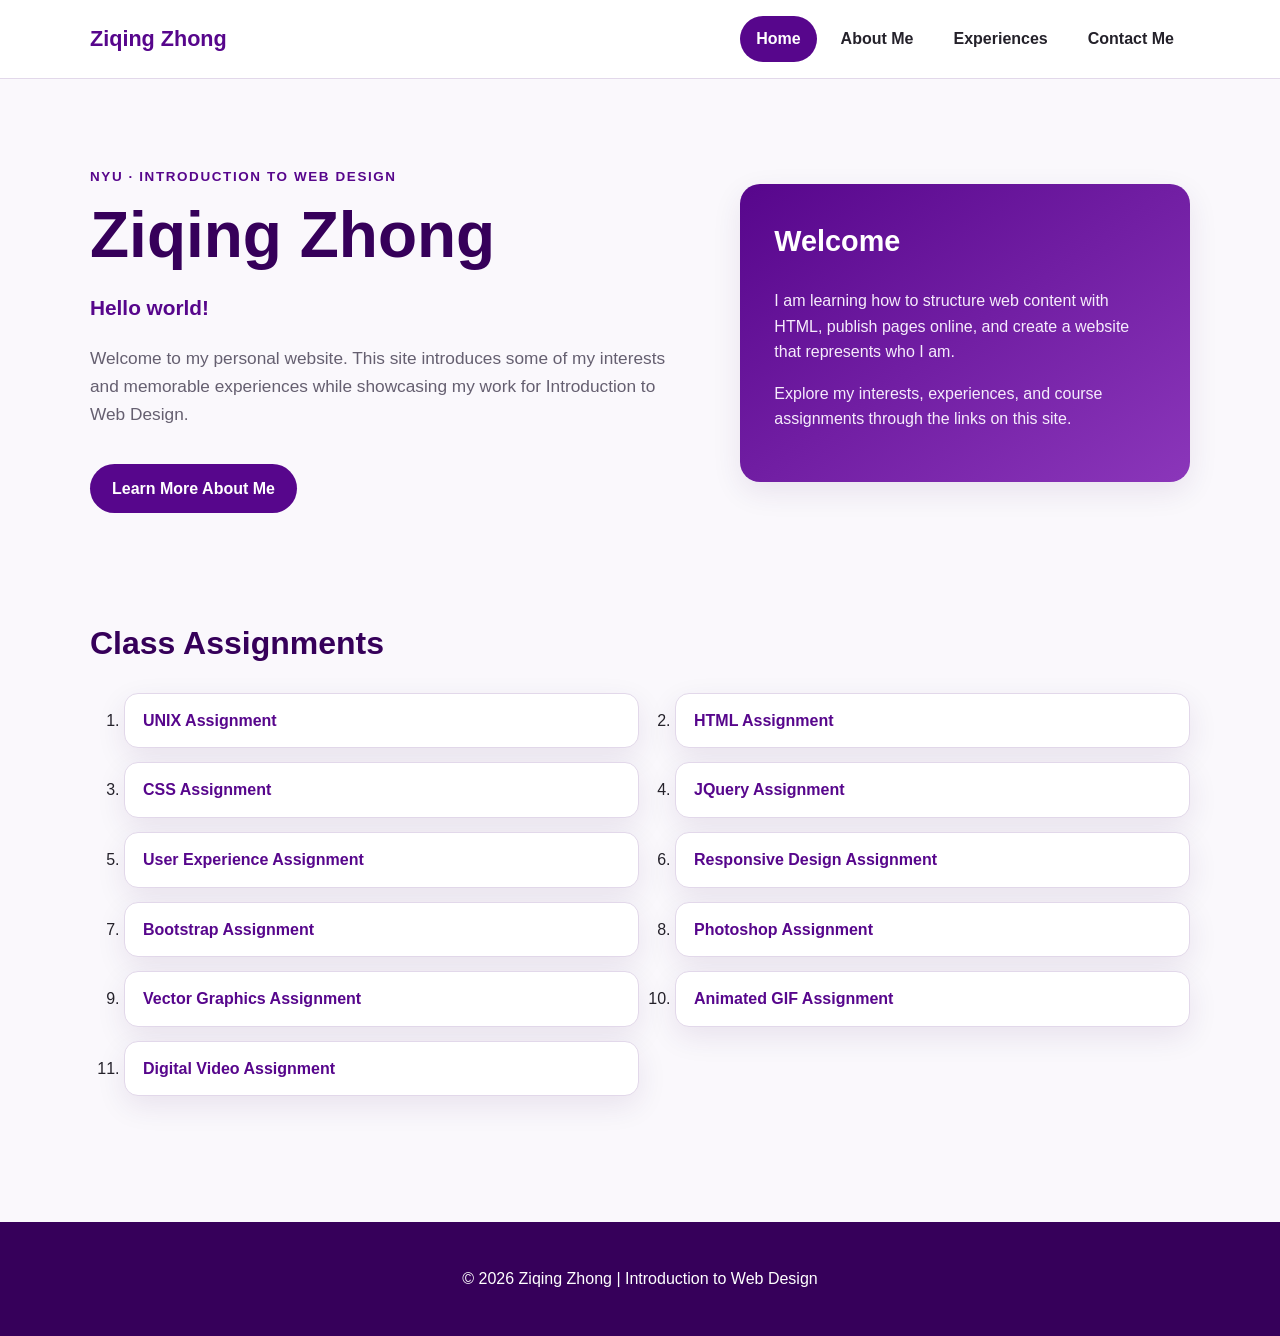
<file: index.html>
<!DOCTYPE html>
<html lang="en">
  <head>
    <meta charset="utf-8" />
    <title>Ziqing Zhong</title>
    <link rel="stylesheet" href="styles.css" />
  </head>

  <body>
    <header class="site-header">
      <div class="container nav-wrap">
        <a class="site-name" href="index.html">Ziqing Zhong</a>

        <nav aria-label="Main navigation">
          <ul class="nav-links">
            <li><a class="active" href="index.html">Home</a></li>
            <li><a href="about_me.html">About Me</a></li>
            <li><a href="more_about_me.html">Experiences</a></li>
            <li><a href="contact.html">Contact Me</a></li>
          </ul>
        </nav>
      </div>
    </header>

    <main>
      <section class="container hero">
        <div>
          <p class="eyebrow">NYU · Introduction to Web Design</p>
          <h1>Ziqing Zhong</h1>
          <p class="hello-world">Hello world!</p>

          <p class="intro">
            Welcome to my personal website. This site introduces some of my
            interests and memorable experiences while showcasing my work for
            Introduction to Web Design.
          </p>

          <a class="button" href="about_me.html">Learn More About Me</a>
        </div>

        <aside class="hero-card">
          <h2>Welcome</h2>
          <p>
            I am learning how to structure web content with HTML, publish pages
            online, and create a website that represents who I am.
          </p>
          <p>
            Explore my interests, experiences, and course assignments through
            the links on this site.
          </p>
        </aside>
      </section>

      <section class="container assignments">
        <h2 class="section-title">Class Assignments</h2>

        <ol class="assignment-list">
          <li><a href="index.html">UNIX Assignment</a></li>
          <li><a href="about_me.html">HTML Assignment</a></li>
          <li><a href="index.html">CSS Assignment</a></li>
          <li><a href="topic_of_interest.html">JQuery Assignment</a></li>
          <li><a href="user_experience_design.html">User Experience Assignment</a></li>
          <li><a href="index.html">Responsive Design Assignment</a></li>
          <li><a href="professional_site.html">Bootstrap Assignment</a></li>
          <li><a href="photoshop.html">Photoshop Assignment</a></li>
          <li><a href="vector_graphics.html">Vector Graphics Assignment</a></li>
          <li><a href="animated_gif.html">Animated GIF Assignment</a></li>
          <li><a href="video.html">Digital Video Assignment</a></li>
        </ol>
      </section>
    </main>

    <footer class="site-footer">
      <div class="container">
        <p>&copy; 2026 Ziqing Zhong | Introduction to Web Design</p>
      </div>
    </footer>
  </body>
</html>
</file>
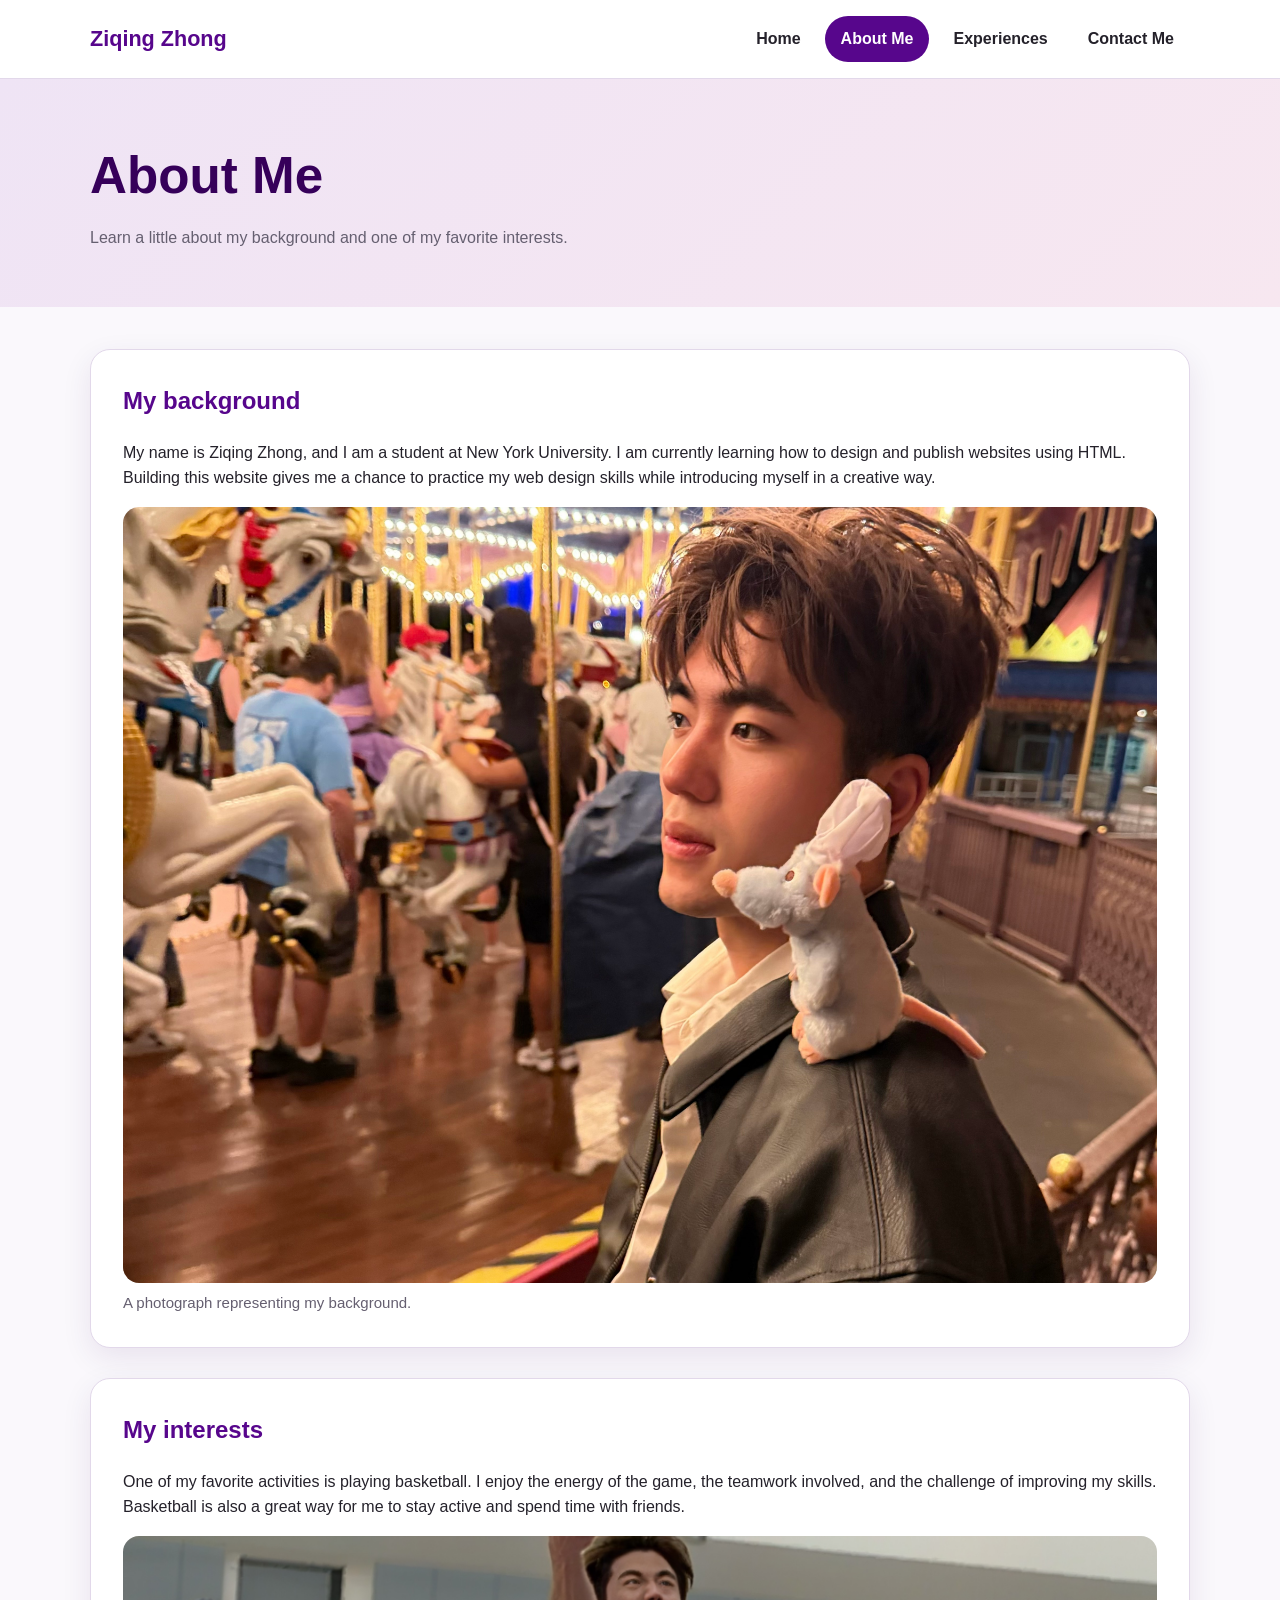
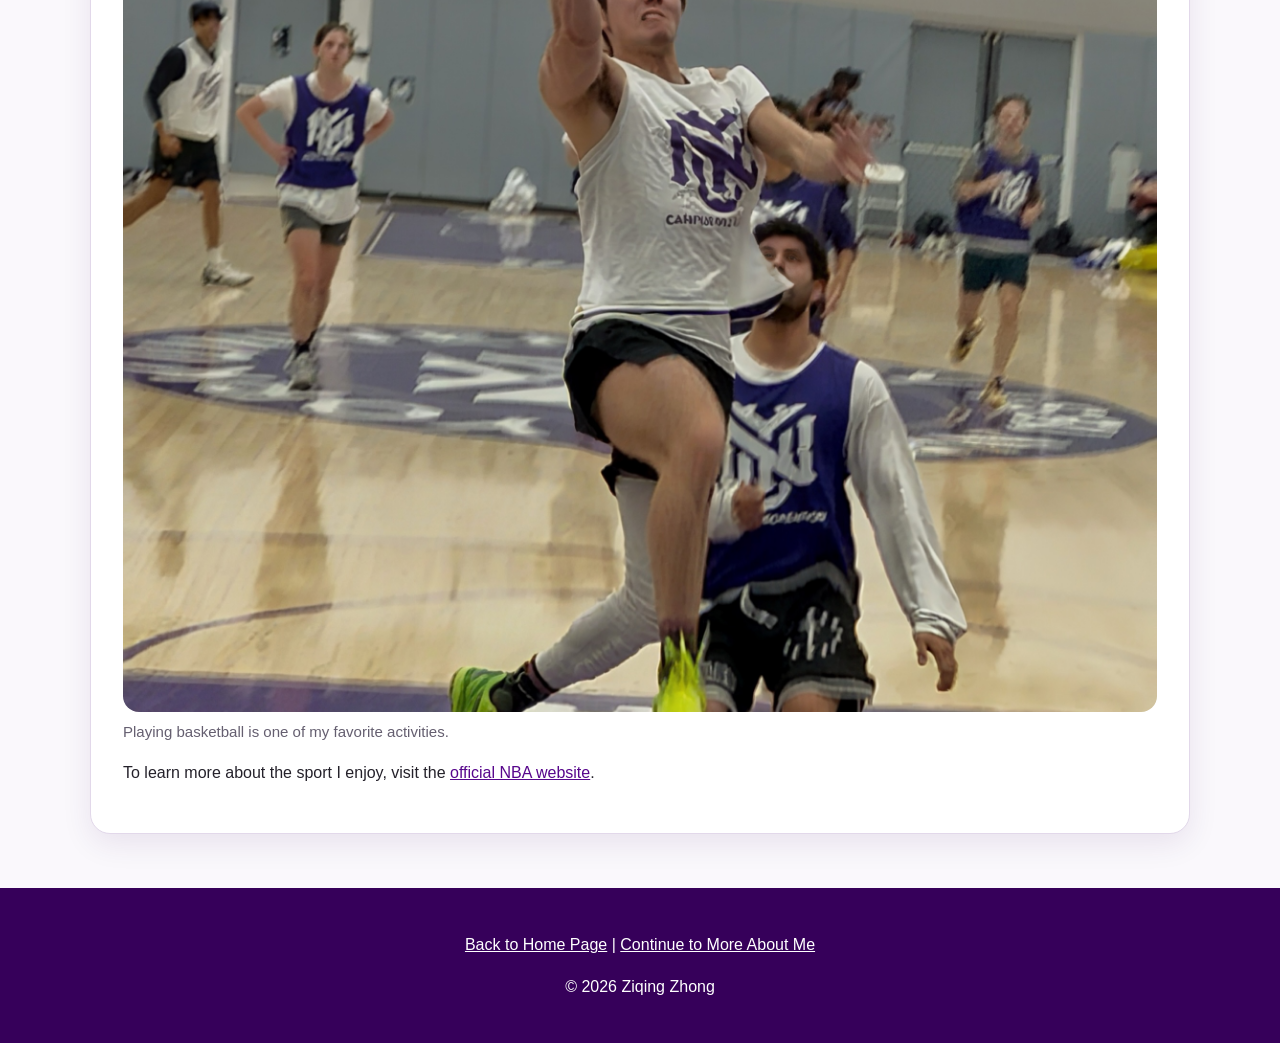
<file: about_me.html>
<!DOCTYPE html>
<html lang="en">
  <head>
    <meta charset="utf-8" />
    <title>About Me | Ziqing Zhong</title>
    <link rel="stylesheet" href="styles.css" />
  </head>

  <body>
    <header class="site-header">
      <div class="container nav-wrap">
        <a class="site-name" href="index.html">Ziqing Zhong</a>

        <nav aria-label="Main navigation">
          <ul class="nav-links">
            <li><a href="index.html">Home</a></li>
            <li><a class="active" href="about_me.html">About Me</a></li>
            <li><a href="more_about_me.html">Experiences</a></li>
            <li><a href="contact.html">Contact Me</a></li>
          </ul>
        </nav>
      </div>
    </header>

    <main>
      <section class="page-banner">
        <div class="container">
          <h1>About Me</h1>
          <p>Learn a little about my background and one of my favorite interests.</p>
        </div>
      </section>

      <div class="container content-grid">
        <section class="content-card">
          <h2>My background</h2>
          <p>
            My name is Ziqing Zhong, and I am a student at New York University.
            I am currently learning how to design and publish websites using
            HTML. Building this website gives me a chance to practice my web
            design skills while introducing myself in a creative way.
          </p>

          <figure>
            <img
              src="images/photo.jpg"
              alt="A photograph of Ziqing Zhong"
            />
            <figcaption>A photograph representing my background.</figcaption>
          </figure>
        </section>

        <section class="content-card">
          <h2>My interests</h2>
          <p>
            One of my favorite activities is playing basketball. I enjoy the
            energy of the game, the teamwork involved, and the challenge of
            improving my skills. Basketball is also a great way for me to stay
            active and spend time with friends.
          </p>

          <figure>
            <img
              src="images/interest.jpg"
              alt="A photograph of me playing basketball"
            />
            <figcaption>Playing basketball is one of my favorite activities.</figcaption>
          </figure>

          <p>
            To learn more about the sport I enjoy, visit the
            <a href="https://www.nba.com/">official NBA website</a>.
          </p>
        </section>
      </div>
    </main>

    <footer class="site-footer">
      <div class="container">
        <p>
          <a href="index.html">Back to Home Page</a>
          |
          <a href="more_about_me.html">Continue to More About Me</a>
        </p>
        <p>&copy; 2026 Ziqing Zhong</p>
      </div>
    </footer>
  </body>
</html>
</file>
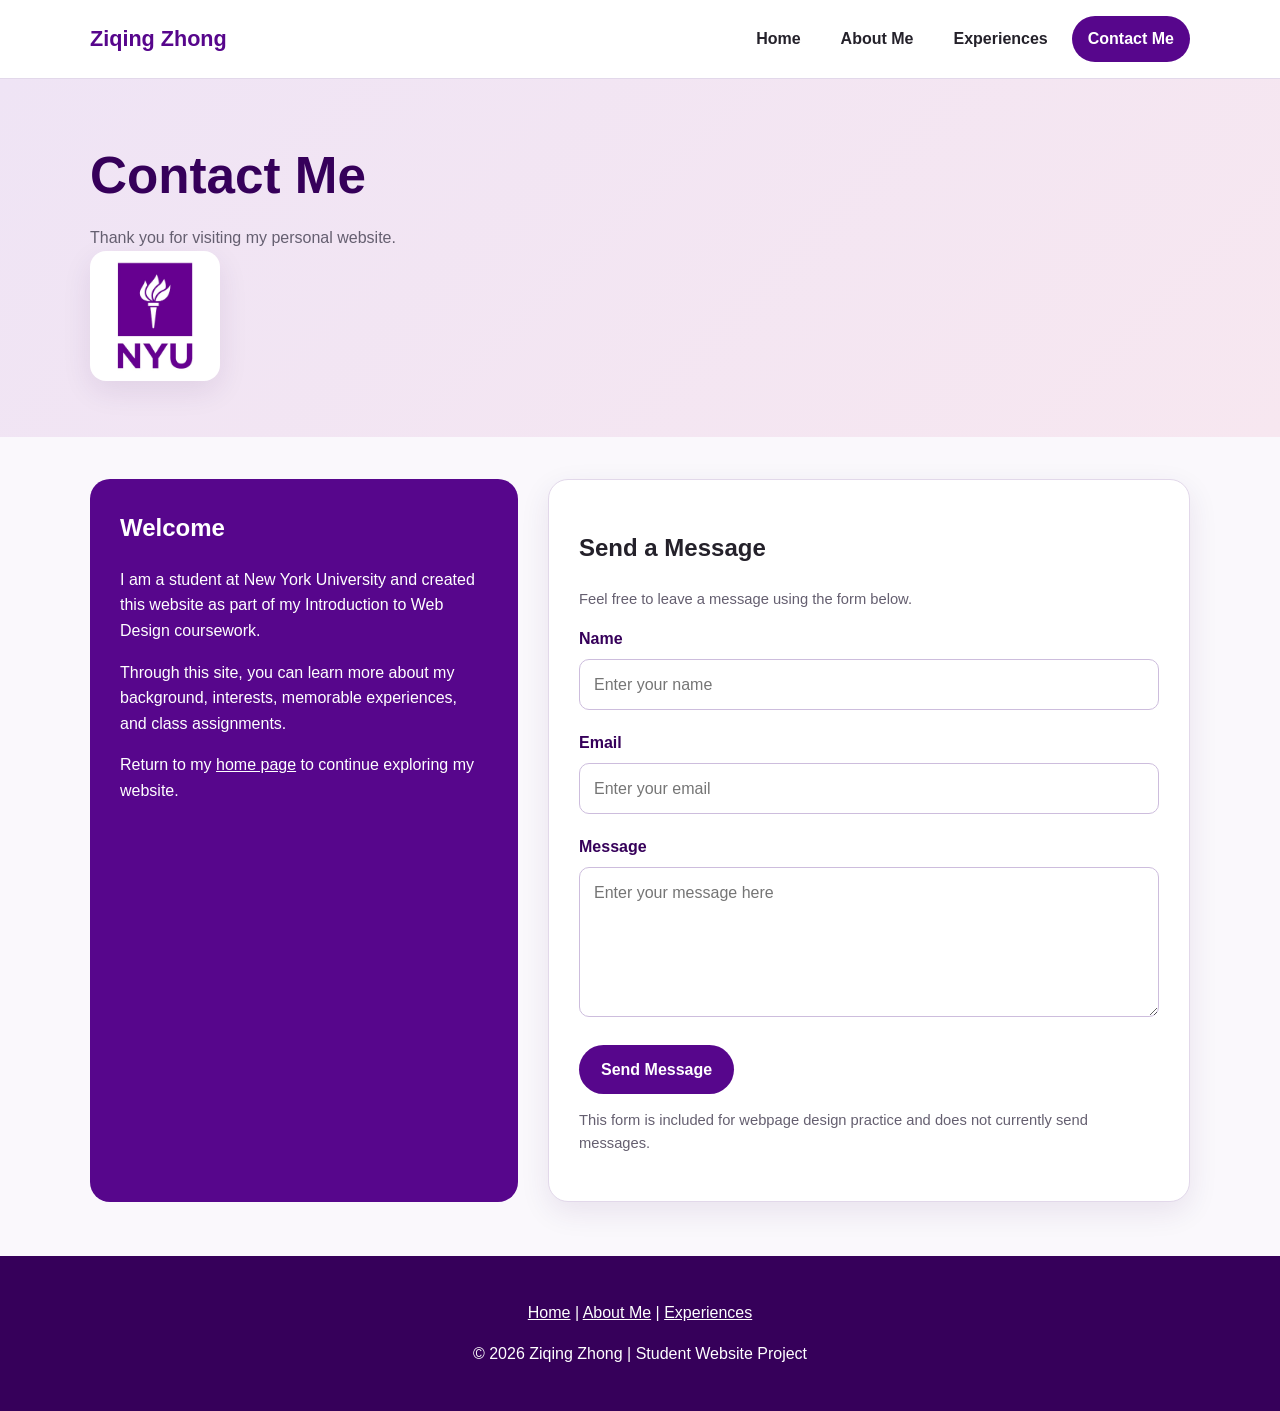
<file: contact.html>
<!DOCTYPE html>
<html lang="en">
  <head>
    <meta charset="utf-8" />
    <title>Contact Me | Ziqing Zhong</title>
    <link rel="stylesheet" href="styles.css" />
  </head>

  <body>
    <header class="site-header">
      <div class="container nav-wrap">
        <a class="site-name" href="index.html">Ziqing Zhong</a>

        <nav aria-label="Main navigation">
          <ul class="nav-links">
            <li><a href="index.html">Home</a></li>
            <li><a href="about_me.html">About Me</a></li>
            <li><a href="more_about_me.html">Experiences</a></li>
            <li><a class="active" href="contact.html">Contact Me</a></li>
          </ul>
        </nav>
      </div>
    </header>

    <main>
      <section class="page-banner">
        <div class="container contact-banner">
          <div>
            <h1>Contact Me</h1>
            <p>Thank you for visiting my personal website.</p>
          </div>

          <img
            class="nyu-logo"
            src="images/nyu logo.jpg"
            alt="New York University logo"
          />
        </div>
      </section>

      <div class="container contact-layout">
        <aside class="contact-note">
          <h2>Welcome</h2>
          <p>
            I am a student at New York University and created this website as
            part of my Introduction to Web Design coursework.
          </p>
          <p>
            Through this site, you can learn more about my background,
            interests, memorable experiences, and class assignments.
          </p>
          <p>
            Return to my
            <a href="index.html">home page</a>
            to continue exploring my website.
          </p>
        </aside>

        <section class="contact-form">
          <h2>Send a Message</h2>
          <p class="small-note">
            Feel free to leave a message using the form below.
          </p>

          <form>
            <div class="form-group">
              <label for="visitor-name">Name</label>
              <input
                type="text"
                id="visitor-name"
                name="visitor-name"
                placeholder="Enter your name"
              />
            </div>

            <div class="form-group">
              <label for="visitor-email">Email</label>
              <input
                type="email"
                id="visitor-email"
                name="visitor-email"
                placeholder="Enter your email"
              />
            </div>

            <div class="form-group">
              <label for="visitor-message">Message</label>
              <textarea
                id="visitor-message"
                name="visitor-message"
                placeholder="Enter your message here"
              ></textarea>
            </div>

            <button type="button">Send Message</button>
          </form>

          <p class="small-note">
            This form is included for webpage design practice and does not
            currently send messages.
          </p>
        </section>
      </div>
    </main>

    <footer class="site-footer">
      <div class="container">
        <p>
          <a href="index.html">Home</a>
          |
          <a href="about_me.html">About Me</a>
          |
          <a href="more_about_me.html">Experiences</a>
        </p>
        <p>&copy; 2026 Ziqing Zhong | Student Website Project</p>
      </div>
    </footer>
  </body>
</html>
</file>
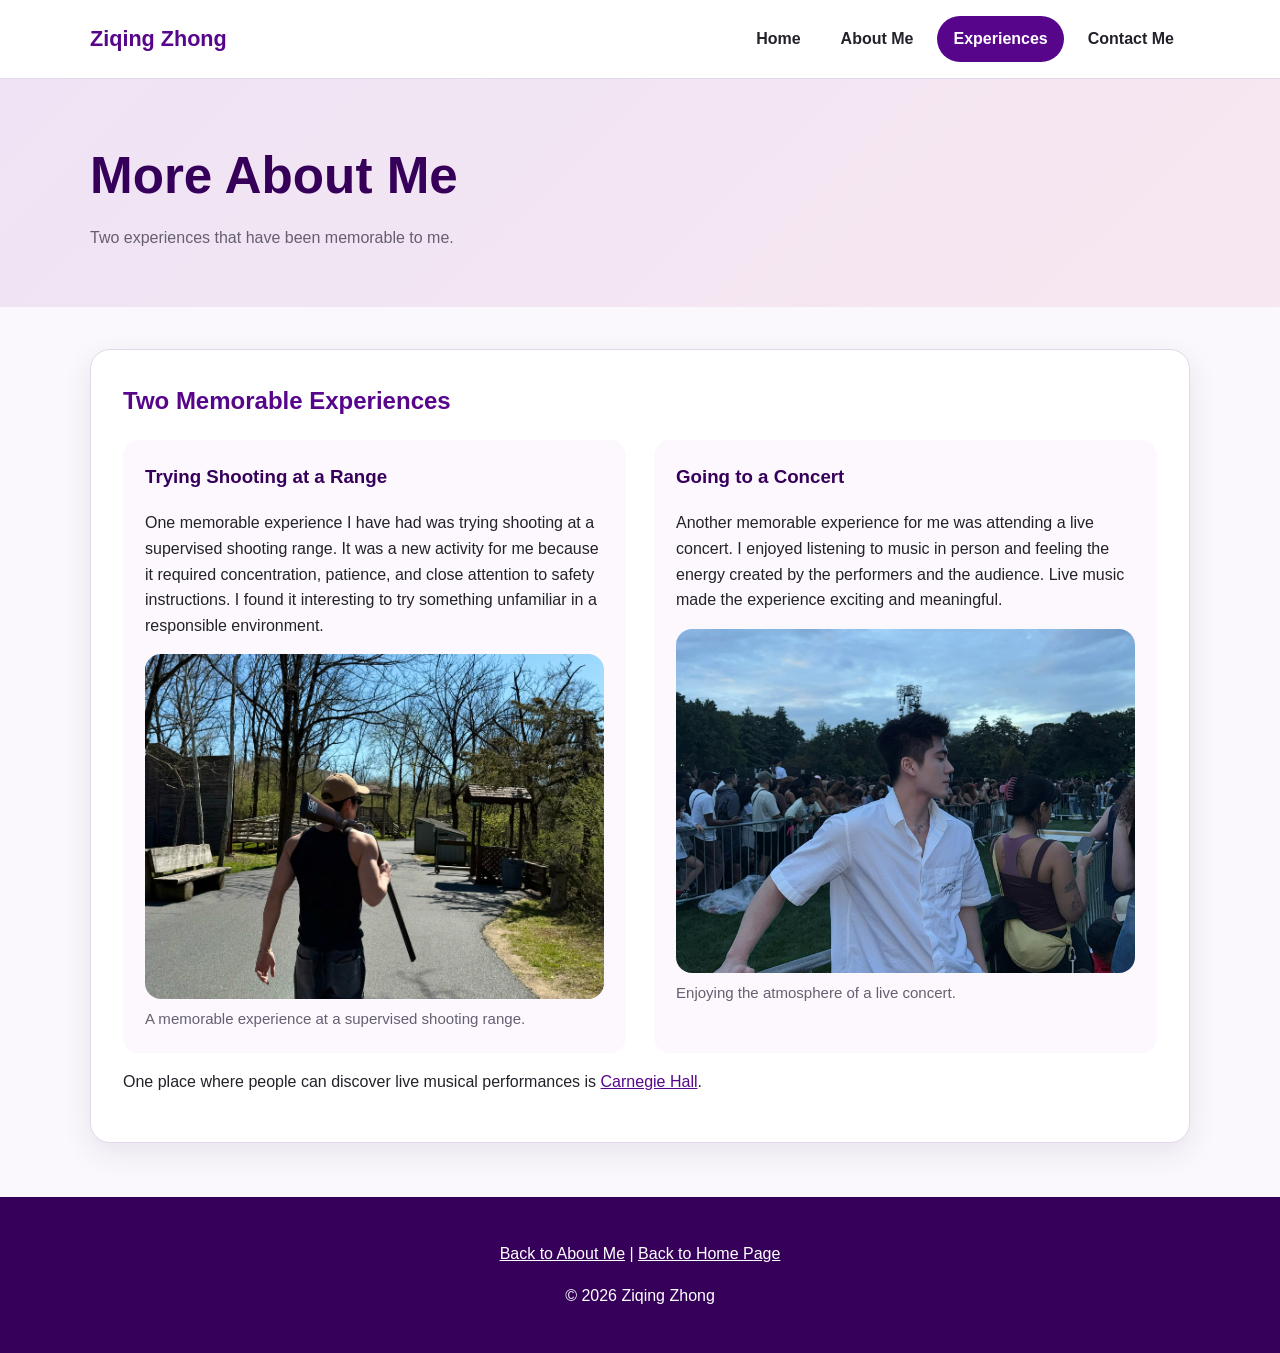
<file: more_about_me.html>
<!DOCTYPE html>
<html lang="en">
  <head>
    <meta charset="utf-8" />
    <title>Experiences | Ziqing Zhong</title>
    <link rel="stylesheet" href="styles.css" />
  </head>

  <body>
    <header class="site-header">
      <div class="container nav-wrap">
        <a class="site-name" href="index.html">Ziqing Zhong</a>

        <nav aria-label="Main navigation">
          <ul class="nav-links">
            <li><a href="index.html">Home</a></li>
            <li><a href="about_me.html">About Me</a></li>
            <li><a class="active" href="more_about_me.html">Experiences</a></li>
            <li><a href="contact.html">Contact Me</a></li>
          </ul>
        </nav>
      </div>
    </header>

    <main>
      <section class="page-banner">
        <div class="container">
          <h1>More About Me</h1>
          <p>Two experiences that have been memorable to me.</p>
        </div>
      </section>

      <div class="container content-grid">
        <section class="content-card">
          <h2>Two Memorable Experiences</h2>

          <div class="experience-grid">
            <article class="experience">
              <h3>Trying Shooting at a Range</h3>
              <p>
                One memorable experience I have had was trying shooting at a
                supervised shooting range. It was a new activity for me because
                it required concentration, patience, and close attention to
                safety instructions. I found it interesting to try something
                unfamiliar in a responsible environment.
              </p>

              <figure>
                <img
                  src="images/experience1.jpg"
                  alt="A photograph from my supervised shooting range experience"
                />
                <figcaption>
                  A memorable experience at a supervised shooting range.
                </figcaption>
              </figure>
            </article>

            <article class="experience">
              <h3>Going to a Concert</h3>
              <p>
                Another memorable experience for me was attending a live
                concert. I enjoyed listening to music in person and feeling the
                energy created by the performers and the audience. Live music
                made the experience exciting and meaningful.
              </p>

              <figure>
                <img
                  src="images/experience2.jpg"
                  alt="A photograph from a live concert I attended"
                />
                <figcaption>Enjoying the atmosphere of a live concert.</figcaption>
              </figure>
            </article>
          </div>

          <p>
            One place where people can discover live musical performances is
            <a href="https://www.carnegiehall.org/">Carnegie Hall</a>.
          </p>
        </section>
      </div>
    </main>

    <footer class="site-footer">
      <div class="container">
        <p>
          <a href="about_me.html">Back to About Me</a>
          |
          <a href="index.html">Back to Home Page</a>
        </p>
        <p>&copy; 2026 Ziqing Zhong</p>
      </div>
    </footer>
  </body>
</html>
</file>
<file: styles.css>
:root {
  --nyu-purple: #57068c;
  --nyu-light: #efe4f5;
  --purple-dark: #36005a;
  --pink-light: #f7e7f0;
  --background: #faf8fc;
  --text: #24212a;
  --muted: #655f70;
  --white: #ffffff;
  --border: #e2d8ea;
  --shadow: 0 10px 30px rgba(55, 6, 92, 0.09);
  --radius: 20px;
}

* {
  box-sizing: border-box;
}

html {
  scroll-behavior: smooth;
}

body {
  margin: 0;
  font-family: Arial, Helvetica, sans-serif;
  color: var(--text);
  background: var(--background);
  line-height: 1.6;
}

a {
  color: var(--nyu-purple);
}

a:hover {
  color: var(--purple-dark);
}

img {
  display: block;
  max-width: 100%;
  height: auto;
}

.container {
  width: min(1100px, 92%);
  margin: 0 auto;
}

/* Header and navigation */

.site-header {
  background: var(--white);
  border-bottom: 1px solid var(--border);
  position: sticky;
  top: 0;
  z-index: 10;
}

.nav-wrap {
  min-height: 78px;
  display: flex;
  align-items: center;
  justify-content: space-between;
  gap: 28px;
}

.site-name {
  color: var(--nyu-purple);
  font-size: 1.35rem;
  font-weight: bold;
  text-decoration: none;
}

.nav-links {
  list-style: none;
  display: flex;
  flex-wrap: wrap;
  gap: 8px;
  padding: 0;
  margin: 0;
}

.nav-links a {
  display: block;
  padding: 10px 16px;
  border-radius: 999px;
  color: var(--text);
  text-decoration: none;
  font-weight: bold;
}

.nav-links a:hover,
.nav-links a.active {
  background: var(--nyu-purple);
  color: var(--white);
}

/* Home page */

.hero {
  display: grid;
  grid-template-columns: 1.15fr 0.85fr;
  align-items: center;
  gap: 42px;
  padding: 74px 0 58px;
}

.eyebrow {
  color: var(--nyu-purple);
  text-transform: uppercase;
  font-weight: bold;
  letter-spacing: 0.12em;
  font-size: 0.84rem;
}

.hero h1 {
  margin: 12px 0;
  color: var(--purple-dark);
  font-size: clamp(2.7rem, 5vw, 4.2rem);
  line-height: 1.08;
}

.hello-world {
  font-size: 1.3rem;
  font-weight: bold;
  color: var(--nyu-purple);
}

.intro {
  max-width: 600px;
  color: var(--muted);
  font-size: 1.08rem;
}

.button {
  display: inline-block;
  margin-top: 18px;
  padding: 12px 22px;
  border-radius: 999px;
  background: var(--nyu-purple);
  color: var(--white);
  text-decoration: none;
  font-weight: bold;
}

.button:hover {
  background: var(--purple-dark);
  color: var(--white);
}

.hero-card {
  background: linear-gradient(145deg, var(--nyu-purple), #8b36ba);
  color: var(--white);
  border-radius: var(--radius);
  padding: 34px;
  box-shadow: var(--shadow);
}

.hero-card h2 {
  margin-top: 0;
  font-size: 1.8rem;
}

.hero-card p {
  color: #f6ecfc;
}

.assignments {
  padding: 20px 0 70px;
}

.section-title {
  color: var(--purple-dark);
  font-size: 2rem;
  margin-bottom: 24px;
}

.assignment-list {
  display: grid;
  grid-template-columns: repeat(2, minmax(250px, 1fr));
  gap: 14px 36px;
  padding-left: 34px;
}

.assignment-list li {
  background: var(--white);
  border: 1px solid var(--border);
  border-radius: 14px;
  padding: 14px 18px;
  box-shadow: var(--shadow);
}

.assignment-list a {
  font-weight: bold;
  text-decoration: none;
}

/* Interior pages */

.page-banner {
  background: linear-gradient(135deg, var(--nyu-light), var(--pink-light));
  padding: 56px 0;
  margin-bottom: 42px;
}

.page-banner h1 {
  color: var(--purple-dark);
  font-size: clamp(2.2rem, 4vw, 3.3rem);
  margin: 0 0 8px;
}

.page-banner p {
  margin: 0;
  color: var(--muted);
}

.content-grid {
  display: grid;
  gap: 30px;
  margin-bottom: 54px;
}

.content-card {
  background: var(--white);
  border: 1px solid var(--border);
  border-radius: var(--radius);
  padding: 32px;
  box-shadow: var(--shadow);
}

.content-card h2 {
  margin-top: 0;
  color: var(--nyu-purple);
}

.photo-grid {
  display: grid;
  grid-template-columns: repeat(2, minmax(240px, 1fr));
  gap: 22px;
  margin-top: 24px;
}

figure {
  margin: 0;
}

figure img {
  width: 100%;
  aspect-ratio: 4 / 3;
  object-fit: cover;
  border-radius: 16px;
}

figcaption {
  margin-top: 8px;
  color: var(--muted);
  font-size: 0.94rem;
}

.experience-grid {
  display: grid;
  grid-template-columns: repeat(2, minmax(260px, 1fr));
  gap: 28px;
}

.experience {
  background: #fcf8fe;
  border-radius: 16px;
  padding: 22px;
}

.experience h3 {
  margin-top: 0;
  color: var(--purple-dark);
}

/* Contact page */

.contact-layout {
  display: grid;
  grid-template-columns: 0.8fr 1.2fr;
  gap: 30px;
  margin-bottom: 54px;
}

.contact-note {
  background: var(--nyu-purple);
  color: var(--white);
  border-radius: var(--radius);
  padding: 30px;
}

.contact-note h2 {
  margin-top: 0;
}

.contact-note a {
  color: var(--white);
}

.contact-form {
  background: var(--white);
  border: 1px solid var(--border);
  border-radius: var(--radius);
  padding: 30px;
  box-shadow: var(--shadow);
}

.form-group {
  margin-bottom: 20px;
}

label {
  display: block;
  margin-bottom: 7px;
  font-weight: bold;
  color: var(--purple-dark);
}

input,
textarea {
  width: 100%;
  padding: 12px 14px;
  font: inherit;
  border: 1px solid #cdbddd;
  border-radius: 10px;
}

input:focus,
textarea:focus {
  outline: 2px solid var(--nyu-purple);
  border-color: var(--nyu-purple);
}

textarea {
  min-height: 150px;
  resize: vertical;
}

button {
  border: none;
  border-radius: 999px;
  padding: 12px 22px;
  background: var(--nyu-purple);
  color: var(--white);
  font: inherit;
  font-weight: bold;
  cursor: pointer;
}

button:hover {
  background: var(--purple-dark);
}

.small-note {
  color: var(--muted);
  font-size: 0.92rem;
}

/* Footer */

.site-footer {
  margin-top: 40px;
  padding: 28px 0;
  background: var(--purple-dark);
  color: var(--white);
  text-align: center;
}

.site-footer a {
  color: var(--white);
}

/* Mobile layout */

@media (max-width: 760px) {
  .nav-wrap,
  .nav-links {
    flex-direction: column;
    align-items: flex-start;
  }

  .nav-wrap {
    padding: 18px 0;
  }

  .hero,
  .contact-layout,
  .experience-grid,
  .photo-grid,
  .assignment-list {
    grid-template-columns: 1fr;
  }

  .hero {
    padding-top: 44px;
  }
}
```css
/* Contact page logo */

.contact-banner {
  display: flex;
  align-items: center;
  justify-content: space-between;
  gap: 32px;
}

.nyu-logo {
  width: 130px;
  height: 130px;
  object-fit: contain;
  background: #ffffff;
  border-radius: 16px;
  padding: 10px;
  box-shadow: var(--shadow);
}

@media (max-width: 760px) {
  .contact-banner {
    flex-direction: column;
    align-items: flex-start;
  }

  .nyu-logo {
    width: 110px;
    height: 110px;
  }
}
</file>
